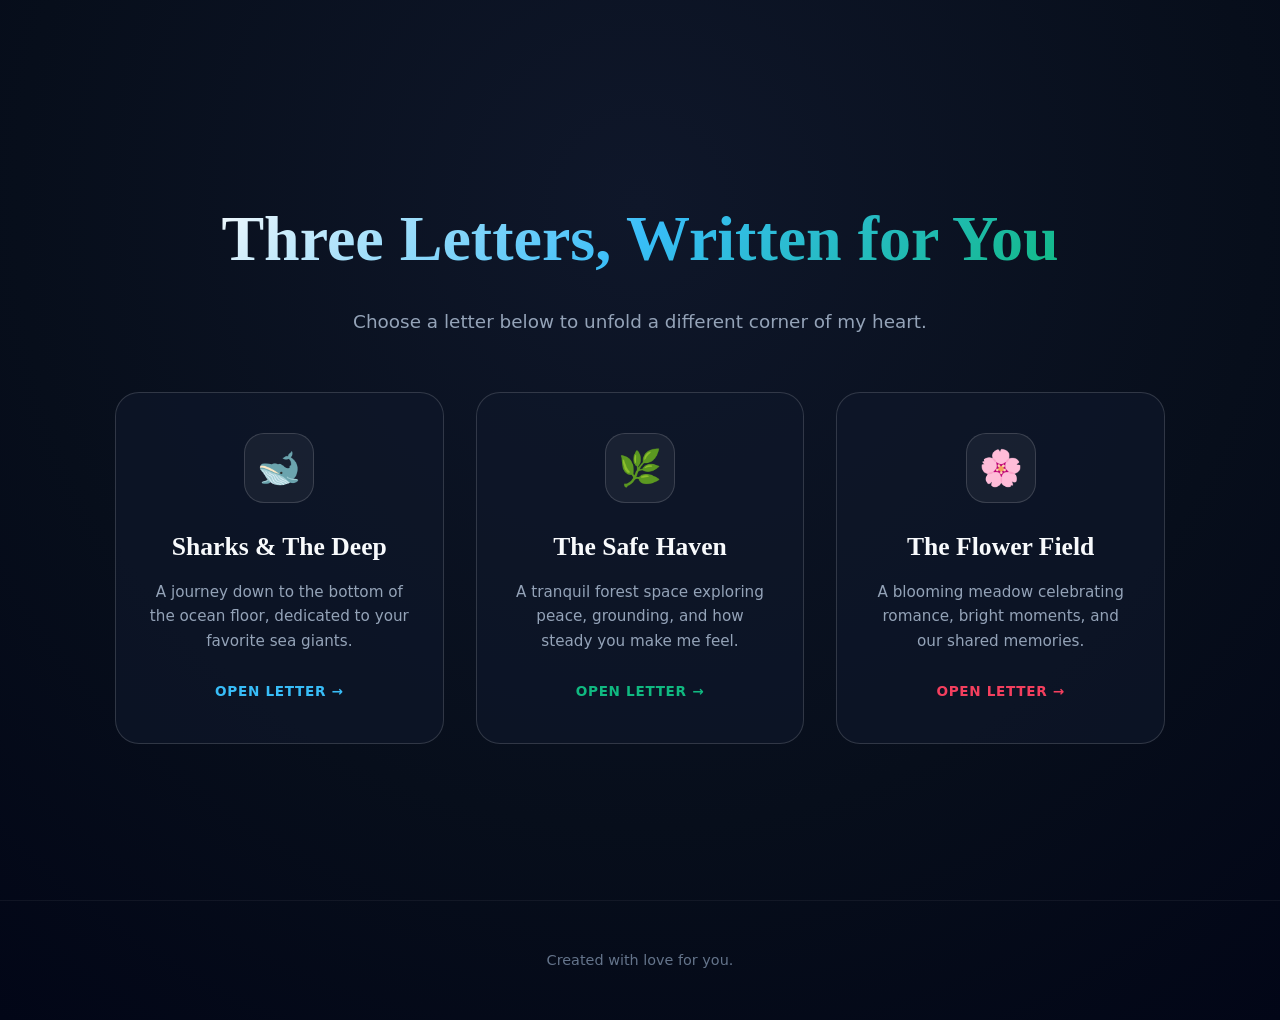
<file: three-letters-website/index.html>
<!DOCTYPE html>
<html lang="en">
<head>
    <meta charset="UTF-8">
    <meta name="viewport" content="width=device-width, initial-scale=1.0">
    <title>Three Letters for You 💌</title>
    <link rel="stylesheet" href="styles.css">
</head>
<body class="theme-hub">

    <div id="particle-container" class="particle-container"></div>

    <main class="hub-hero">
        <h1 class="hub-title">Three Letters, Written for You</h1>
        <p class="hub-subtitle">Choose a letter below to unfold a different corner of my heart.</p>

        <div class="letters-grid">
            <a href="ocean.html" class="letter-card card-ocean">
                <div class="card-icon-wrapper">🐋</div>
                <h2>Sharks & The Deep</h2>
                <p>A journey down to the bottom of the ocean floor, dedicated to your favorite sea giants.</p>
                <span class="card-btn">Open Letter →</span>
            </a>

            <a href="green.html" class="letter-card card-green">
                <div class="card-icon-wrapper">🌿</div>
                <h2>The Safe Haven</h2>
                <p>A tranquil forest space exploring peace, grounding, and how steady you make me feel.</p>
                <span class="card-btn">Open Letter →</span>
            </a>

            <a href="flowers.html" class="letter-card card-flowers">
                <div class="card-icon-wrapper">🌸</div>
                <h2>The Flower Field</h2>
                <p>A blooming meadow celebrating romance, bright moments, and our shared memories.</p>
                <span class="card-btn">Open Letter →</span>
            </a>
        </div>
    </main>

    <footer class="footer">
        <p>Created with love for you.</p>
    </footer>

    <script src="script.js"></script>
</body>
</html>
</file>
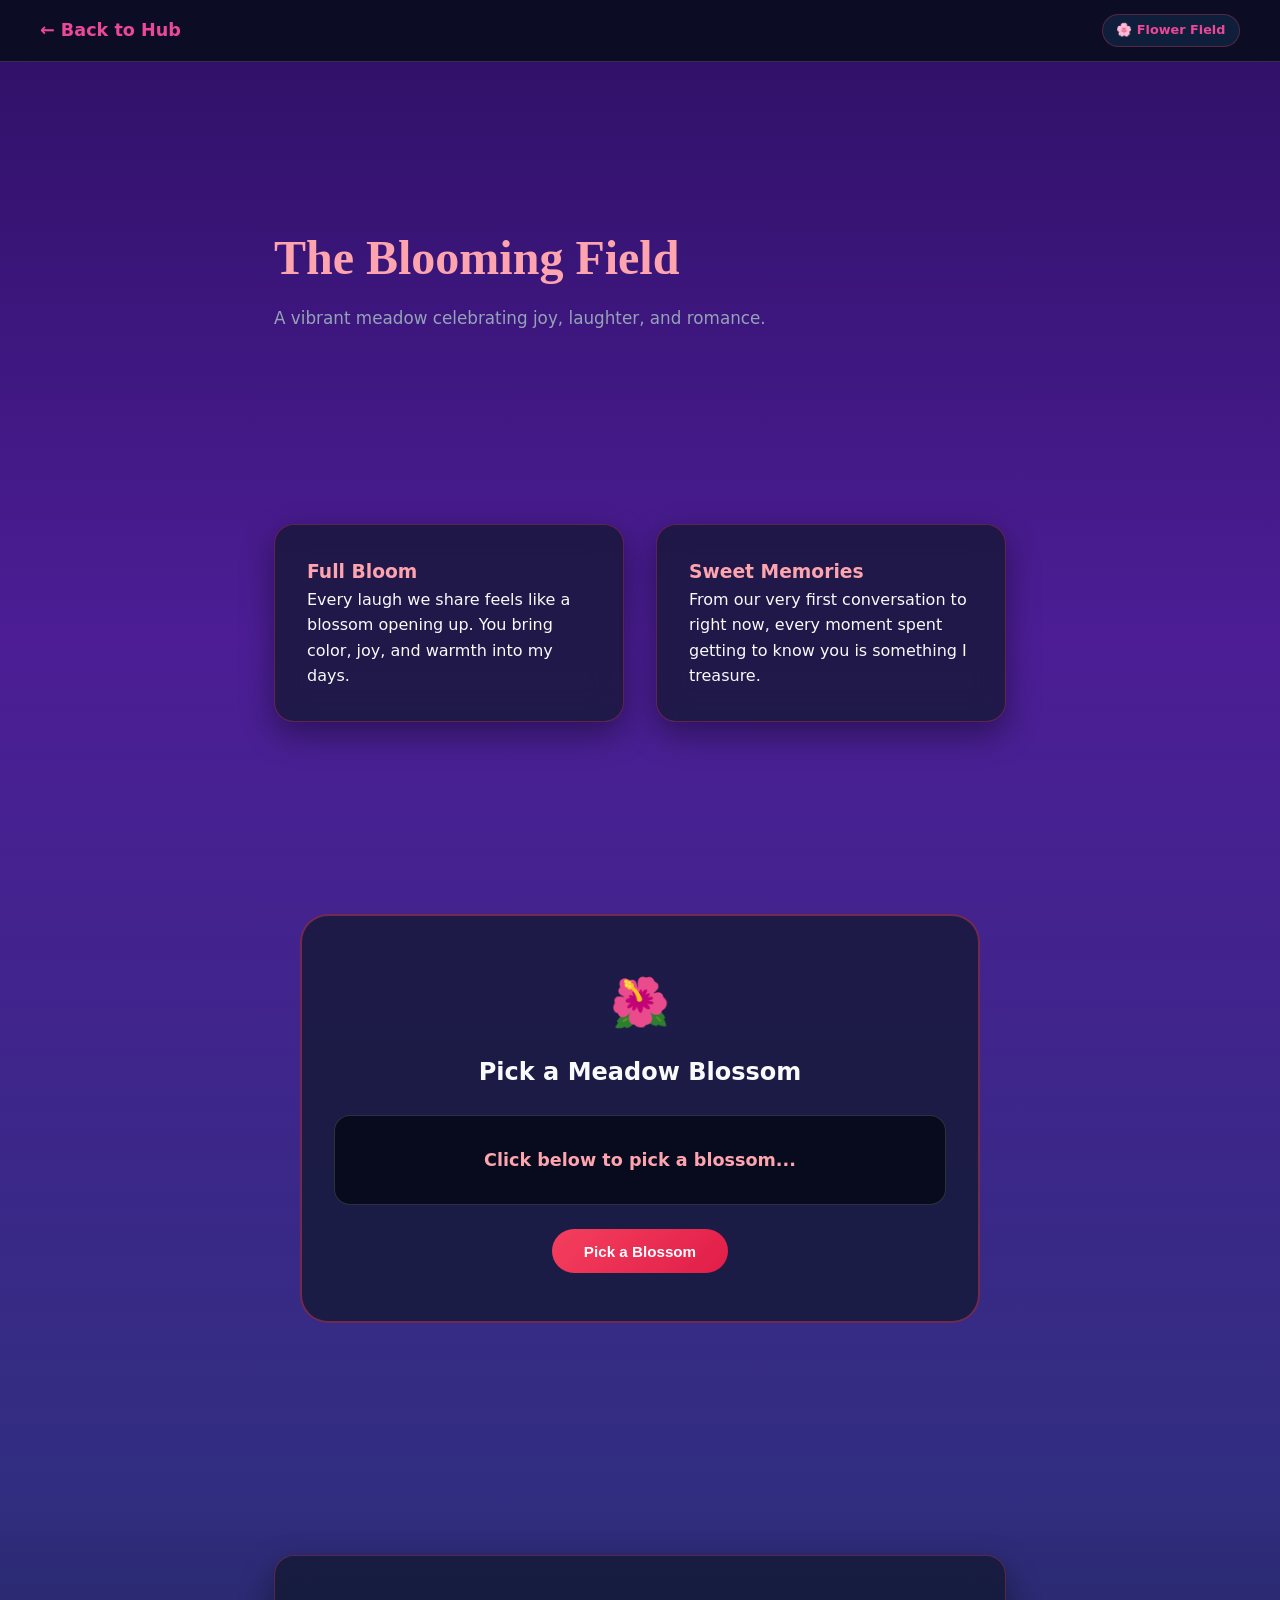
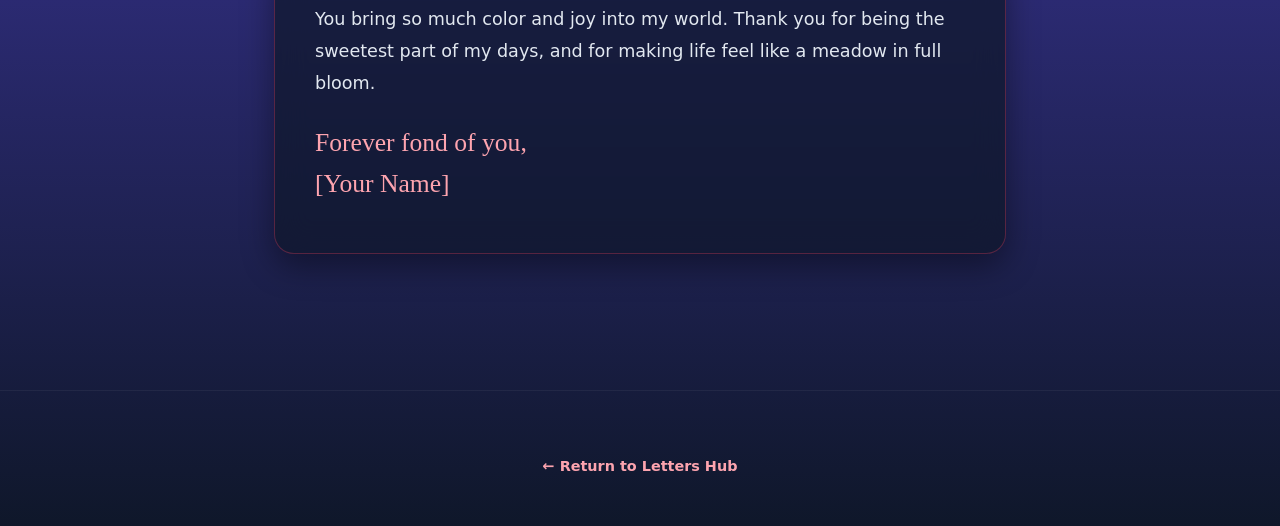
<file: three-letters-website/flowers.html>
<!DOCTYPE html>
<html lang="en">
<head>
    <meta charset="UTF-8">
    <meta name="viewport" content="width=device-width, initial-scale=1.0">
    <title>Letter 3: The Flower Field 🌸</title>
    <link rel="stylesheet" href="styles.css">
</head>
<body class="theme-flowers">

    <div id="particle-container" class="particle-container"></div>

    <header class="navbar">
        <div class="nav-container">
            <a href="index.html" class="nav-logo" style="color: var(--accent-pink);">← Back to Hub</a>
            <span class="depth-meter" style="color: var(--accent-pink); border-color: rgba(244, 63, 94, 0.3);">🌸 Flower Field</span>
        </div>
    </header>

    <main class="container container-narrow" style="padding-top: 7rem;">
        <section class="section text-center">
            <h1 class="section-title" style="color: #fda4af;">The Blooming Field</h1>
            <p class="section-desc">A vibrant meadow celebrating joy, laughter, and romance.</p>
        </section>

        <section class="section">
            <div class="cards-grid">
                <div class="glass-card" style="border-color: rgba(244, 63, 94, 0.3);">
                    <h3 style="color: #fda4af;">Full Bloom</h3>
                    <p>Every laugh we share feels like a blossom opening up. You bring color, joy, and warmth into my days.</p>
                </div>
                <div class="glass-card" style="border-color: rgba(244, 63, 94, 0.3);">
                    <h3 style="color: #fda4af;">Sweet Memories</h3>
                    <p>From our very first conversation to right now, every moment spent getting to know you is something I treasure.</p>
                </div>
            </div>
        </section>

        <section class="section">
            <div class="generator-box" style="border-color: rgba(244, 63, 94, 0.4);">
                <div class="gen-icon">🌺</div>
                <h2>Pick a Meadow Blossom</h2>
                <div id="note-display" class="note-display" style="color: #fda4af;"><span>Click below to pick a blossom...</span></div>
                <button onclick="generateNote('flowers')" class="btn btn-rose">Pick a Blossom</button>
            </div>
        </section>

        <section class="section text-center">
            <div class="letter-card-full glass-card" style="border-color: rgba(244, 63, 94, 0.3);">
                <p class="letter-body">You bring so much color and joy into my world. Thank you for being the sweetest part of my days, and for making life feel like a meadow in full bloom.</p>
                <div class="signature-name" style="color: #fda4af;">Forever fond of you, <br>[Your Name]</div>
            </div>
        </section>
    </main>

    <footer class="footer">
        <a href="index.html" class="back-hub" style="color: #fda4af;">← Return to Letters Hub</a>
    </footer>

    <script src="script.js"></script>
</body>
</html>
</file>
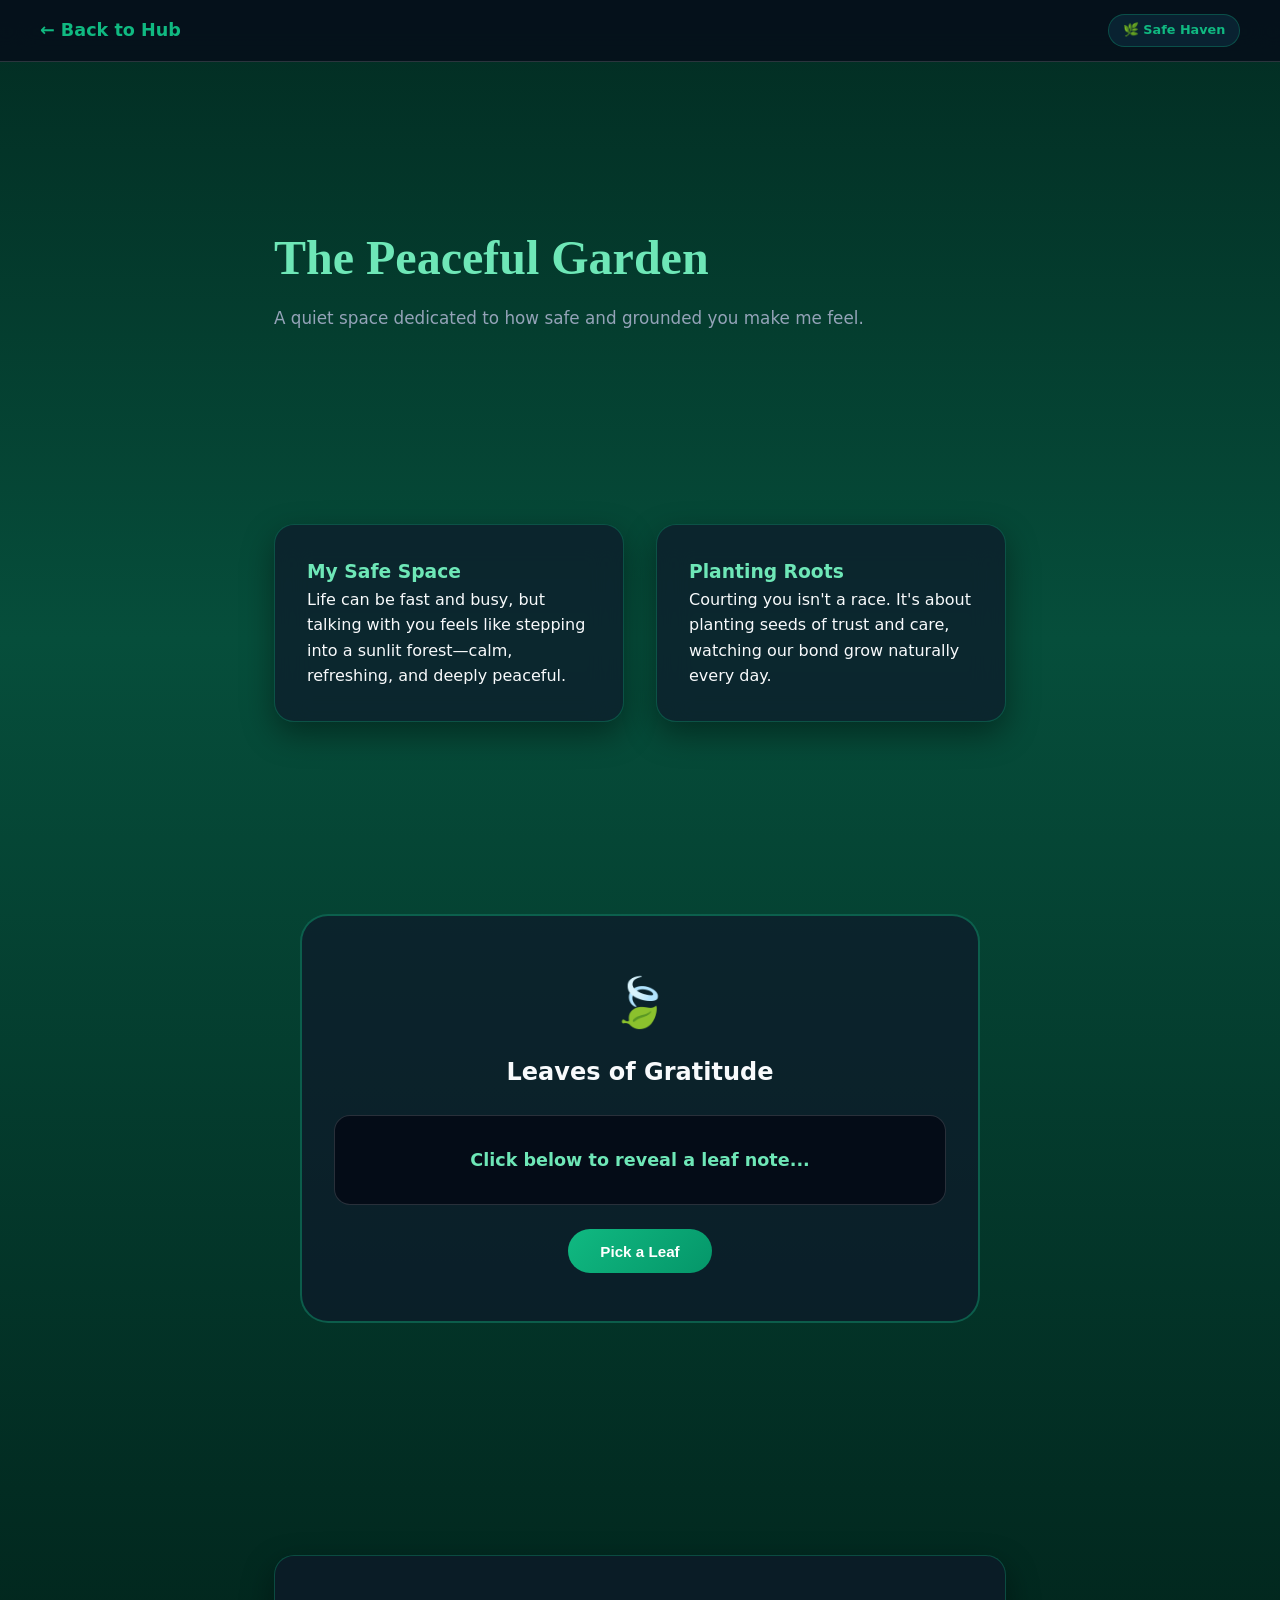
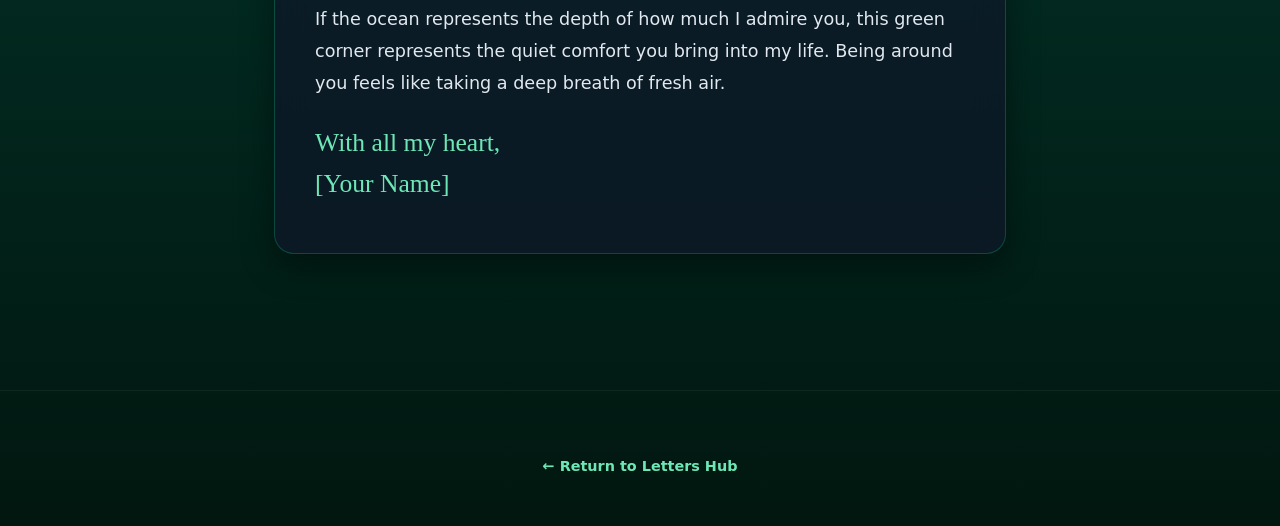
<file: three-letters-website/green.html>
<!DOCTYPE html>
<html lang="en">
<head>
    <meta charset="UTF-8">
    <meta name="viewport" content="width=device-width, initial-scale=1.0">
    <title>Letter 2: The Green Haven 🌿</title>
    <link rel="stylesheet" href="styles.css">
</head>
<body class="theme-green">

    <div id="particle-container" class="particle-container"></div>

    <header class="navbar">
        <div class="nav-container">
            <a href="index.html" class="nav-logo" style="color: var(--accent-green);">← Back to Hub</a>
            <span class="depth-meter" style="color: var(--accent-green); border-color: rgba(16, 185, 129, 0.3);">🌿 Safe Haven</span>
        </div>
    </header>

    <main class="container container-narrow" style="padding-top: 7rem;">
        <section class="section text-center">
            <h1 class="section-title" style="color: #6ee7b7;">The Peaceful Garden</h1>
            <p class="section-desc">A quiet space dedicated to how safe and grounded you make me feel.</p>
        </section>

        <section class="section">
            <div class="cards-grid">
                <div class="glass-card" style="border-color: rgba(16, 185, 129, 0.3);">
                    <h3 style="color: #6ee7b7;">My Safe Space</h3>
                    <p>Life can be fast and busy, but talking with you feels like stepping into a sunlit forest—calm, refreshing, and deeply peaceful.</p>
                </div>
                <div class="glass-card" style="border-color: rgba(16, 185, 129, 0.3);">
                    <h3 style="color: #6ee7b7;">Planting Roots</h3>
                    <p>Courting you isn't a race. It's about planting seeds of trust and care, watching our bond grow naturally every day.</p>
                </div>
            </div>
        </section>

        <section class="section">
            <div class="generator-box" style="border-color: rgba(16, 185, 129, 0.4);">
                <div class="gen-icon">🍃</div>
                <h2>Leaves of Gratitude</h2>
                <div id="note-display" class="note-display" style="color: #6ee7b7;"><span>Click below to reveal a leaf note...</span></div>
                <button onclick="generateNote('green')" class="btn btn-green">Pick a Leaf</button>
            </div>
        </section>

        <section class="section text-center">
            <div class="letter-card-full glass-card" style="border-color: rgba(16, 185, 129, 0.3);">
                <p class="letter-body">If the ocean represents the depth of how much I admire you, this green corner represents the quiet comfort you bring into my life. Being around you feels like taking a deep breath of fresh air.</p>
                <div class="signature-name" style="color: #6ee7b7;">With all my heart, <br>[Your Name]</div>
            </div>
        </section>
    </main>

    <footer class="footer">
        <a href="index.html" class="back-hub" style="color: #6ee7b7;">← Return to Letters Hub</a>
    </footer>

    <script src="script.js"></script>
</body>
</html>
</file>
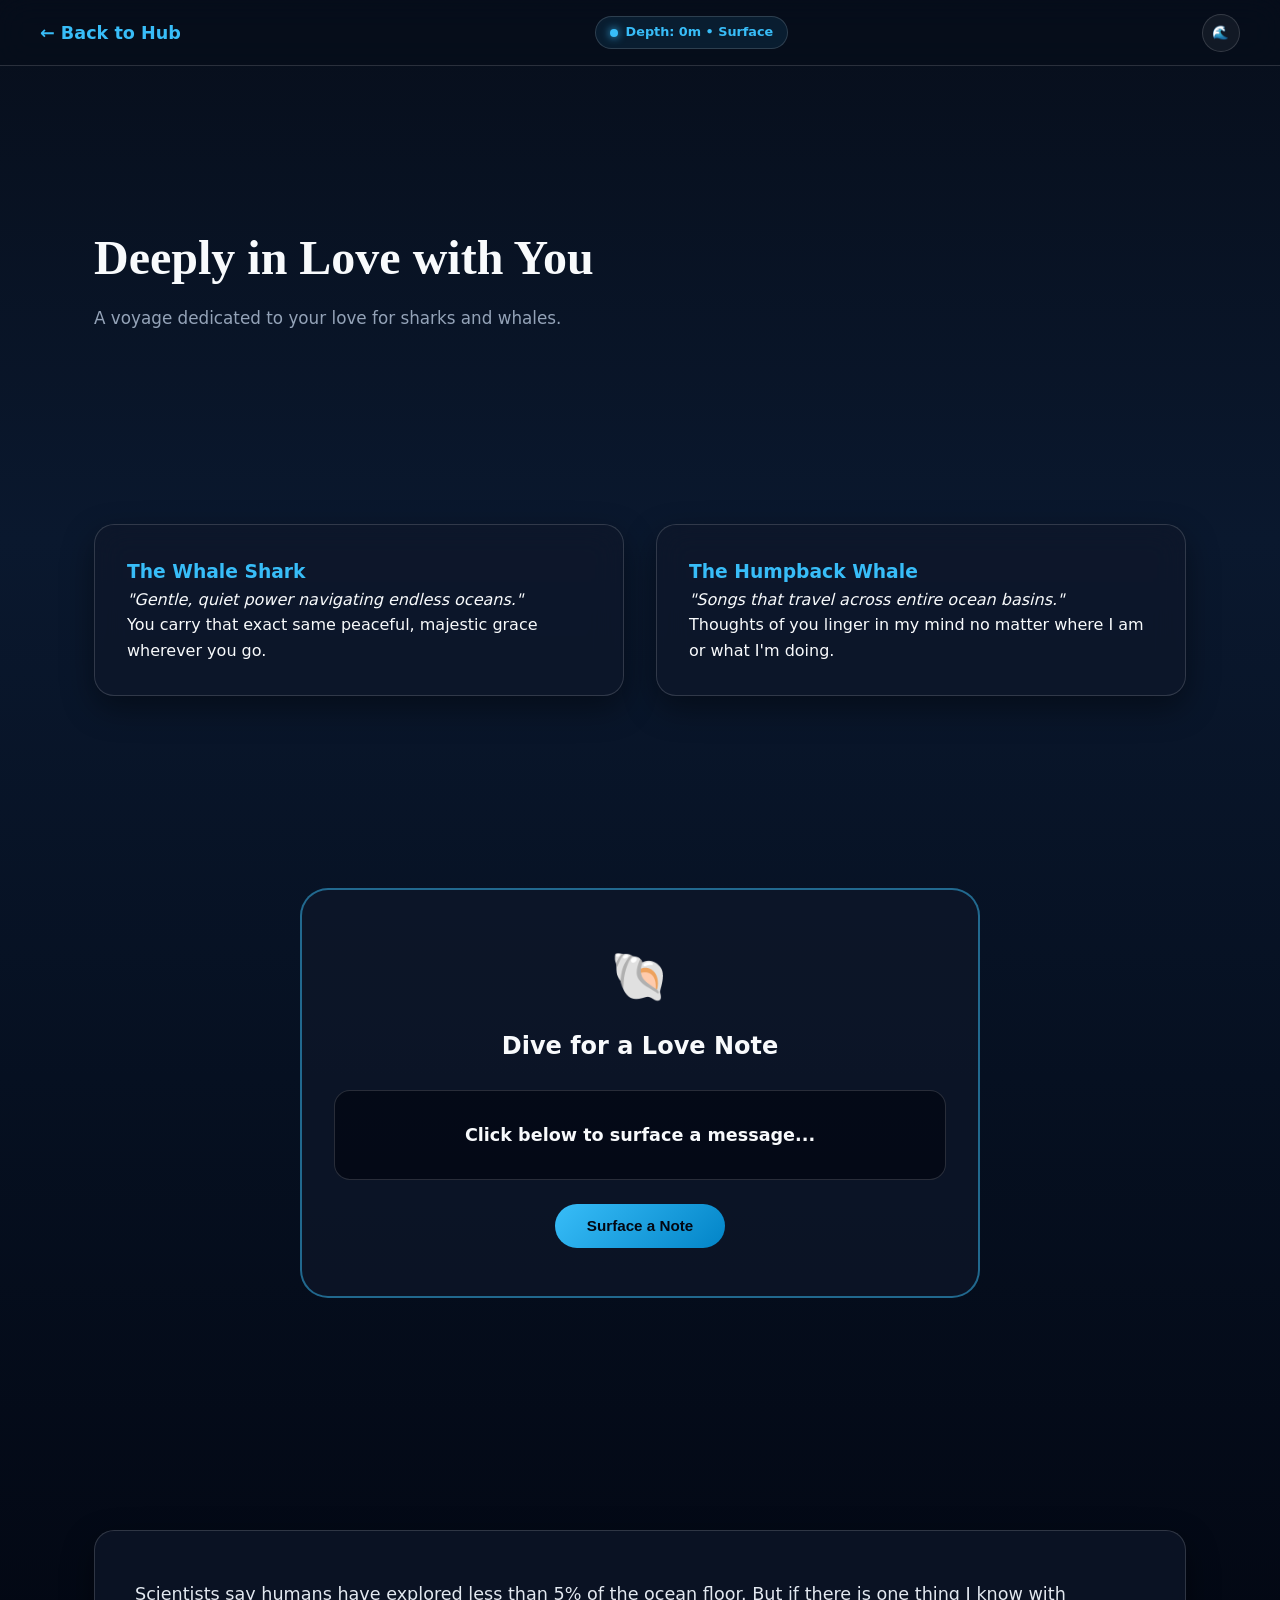
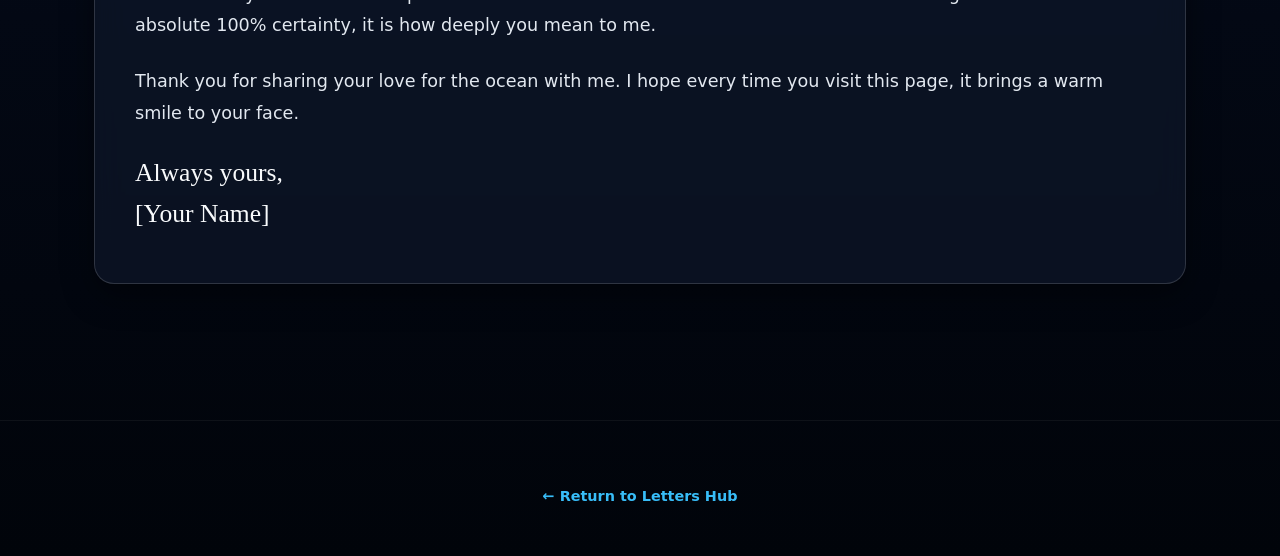
<file: three-letters-website/ocean.html>
<!DOCTYPE html>
<html lang="en">
<head>
    <meta charset="UTF-8">
    <meta name="viewport" content="width=device-width, initial-scale=1.0">
    <title>Letter 1: The Deep Ocean 🌊🐋</title>
    <link rel="stylesheet" href="styles.css">
</head>
<body class="theme-ocean">

    <div id="particle-container" class="particle-container"></div>

    <header class="navbar">
        <div class="nav-container">
            <a href="index.html" class="nav-logo">← Back to Hub</a>
            <div class="depth-meter"><span class="depth-dot"></span><span id="depth-text">Depth: 0m • Surface</span></div>
            <button id="sound-btn" class="sound-toggle" title="Toggle Soundscape">🌊</button>
        </div>
    </header>

    <main class="container" style="padding-top: 7rem;">
        <section id="surface" class="section text-center">
            <h1 class="section-title" style="font-size: 3rem;">Deeply in Love with You</h1>
            <p class="section-desc">A voyage dedicated to your love for sharks and whales.</p>
        </section>

        <section id="sanctuary" class="section">
            <div class="cards-grid">
                <div class="glass-card">
                    <h3 style="color: var(--accent-cyan);">The Whale Shark</h3>
                    <p><em>"Gentle, quiet power navigating endless oceans."</em><br>You carry that exact same peaceful, majestic grace wherever you go.</p>
                </div>
                <div class="glass-card">
                    <h3 style="color: var(--accent-cyan);">The Humpback Whale</h3>
                    <p><em>"Songs that travel across entire ocean basins."</em><br>Thoughts of you linger in my mind no matter where I am or what I'm doing.</p>
                </div>
            </div>
        </section>

        <section class="section">
            <div class="generator-box">
                <div class="gen-icon">🐚</div>
                <h2>Dive for a Love Note</h2>
                <div id="note-display" class="note-display"><span>Click below to surface a message...</span></div>
                <button onclick="generateNote('ocean')" class="btn btn-primary">Surface a Note</button>
            </div>
        </section>

        <section id="deep-letter" class="section text-center">
            <div class="letter-card-full glass-card">
                <p class="letter-body">Scientists say humans have explored less than 5% of the ocean floor. But if there is one thing I know with absolute 100% certainty, it is how deeply you mean to me.</p>
                <p class="letter-body">Thank you for sharing your love for the ocean with me. I hope every time you visit this page, it brings a warm smile to your face.</p>
                <div class="signature-name">Always yours, <br>[Your Name]</div>
            </div>
        </section>
    </main>

    <footer class="footer">
        <a href="index.html" class="back-hub">← Return to Letters Hub</a>
    </footer>

    <script src="script.js"></script>
</body>
</html>
</file>
<file: three-letters-website/styles.css>
:root {
    --bg-surface: #070e1b;
    --bg-twilight: #0a182e;
    --bg-midnight: #061021;
    --bg-abyssal: #030814;
    --bg-trench: #01040a;

    --accent-cyan: #38bdf8;
    --accent-teal: #14b8a6;
    --accent-green: #10b981;
    --accent-rose: #f43f5e;
    --accent-pink: #ec4899;

    --text-primary: #f8fafc;
    --text-secondary: #94a3b8;
    --text-muted: #64748b;

    --glass-bg: rgba(15, 23, 42, 0.7);
    --glass-border: rgba(255, 255, 255, 0.15);
    --glass-border-hover: rgba(56, 189, 248, 0.5);
    --glass-shadow: 0 12px 32px 0 rgba(0, 0, 0, 0.4);

    --font-heading: Georgia, serif;
    --font-body: system-ui, -apple-system, sans-serif;
    --transition-smooth: all 0.35s cubic-bezier(0.16, 1, 0.3, 1);
}

*, *::before, *::after {
    box-sizing: border-box;
    margin: 0;
    padding: 0;
}

html {
    scroll-behavior: smooth;
    font-family: var(--font-body);
    background-color: var(--bg-trench);
    color: var(--text-primary);
    line-height: 1.6;
    overflow-x: hidden;
}

body {
    position: relative;
    min-height: 100vh;
}

body.theme-hub {
    background: radial-gradient(circle at 50% 20%, #0f172a 0%, #070e1b 60%, #020617 100%);
}
body.theme-ocean {
    background: linear-gradient(180deg, var(--bg-surface) 0%, var(--bg-twilight) 25%, var(--bg-midnight) 50%, var(--bg-abyssal) 75%, var(--bg-trench) 100%);
}
body.theme-green {
    background: linear-gradient(180deg, #022c22 0%, #064e3b 30%, #022c22 70%, #011710 100%);
}
body.theme-flowers {
    background: linear-gradient(180deg, #2e1065 0%, #4c1d95 30%, #312e81 70%, #0f172a 100%);
}

.container {
    width: 100%;
    max-width: 1140px;
    margin: 0 auto;
    padding: 0 1.5rem;
}
.container-narrow { max-width: 780px; }

.particle-container {
    position: fixed;
    inset: 0;
    pointer-events: none;
    z-index: 1;
    overflow: hidden;
}

.particle {
    position: absolute;
    bottom: -30px;
    pointer-events: none;
    opacity: 0.6;
    animation: riseAndFloat 10s infinite linear;
}

.particle-bubble {
    background: radial-gradient(circle at 30% 30%, rgba(255, 255, 255, 0.8), rgba(56, 189, 248, 0.2));
    border-radius: 50%;
}
.particle-leaf {
    width: 14px; height: 14px;
    background: #10b981;
    border-radius: 0 70% 0 70%;
    transform: rotate(45deg);
}
.particle-petal {
    width: 12px; height: 16px;
    background: #f43f5e;
    border-radius: 50% 50% 50% 50% / 60% 60% 40% 40%;
}

@keyframes riseAndFloat {
    0% { transform: translateY(0) translateX(0) rotate(0deg); opacity: 0; }
    20% { opacity: 0.7; }
    80% { opacity: 0.5; }
    100% { transform: translateY(-110vh) translateX(50px) rotate(360deg); opacity: 0; }
}

.navbar {
    position: fixed;
    top: 0; left: 0; right: 0;
    z-index: 100;
    background: rgba(7, 14, 27, 0.85);
    backdrop-filter: blur(16px);
    border-bottom: 1px solid var(--glass-border);
    padding: 0.85rem 1.5rem;
}

.nav-container {
    max-width: 1200px;
    margin: 0 auto;
    display: flex;
    align-items: center;
    justify-content: space-between;
}

.nav-logo {
    display: flex;
    align-items: center;
    gap: 0.6rem;
    color: var(--accent-cyan);
    font-weight: 700;
    font-size: 1.1rem;
    text-decoration: none;
}

.depth-meter {
    display: flex;
    align-items: center;
    gap: 0.5rem;
    background: rgba(56, 189, 248, 0.1);
    border: 1px solid var(--glass-border);
    padding: 0.35rem 0.85rem;
    border-radius: 20px;
    font-size: 0.8rem;
    font-weight: 600;
    color: var(--accent-cyan);
}

.depth-dot {
    width: 8px; height: 8px;
    background: var(--accent-cyan);
    border-radius: 50%;
    box-shadow: 0 0 8px var(--accent-cyan);
}

.sound-toggle {
    background: rgba(255, 255, 255, 0.05);
    border: 1px solid var(--glass-border);
    color: var(--text-secondary);
    width: 38px; height: 38px;
    border-radius: 50%;
    display: flex; align-items: center; justify-content: center;
    cursor: pointer;
    transition: var(--transition-smooth);
}

.hub-hero {
    min-height: 100vh;
    display: flex;
    flex-direction: column;
    justify-content: center;
    align-items: center;
    padding: 6rem 1.5rem 4rem;
    text-align: center;
    position: relative;
    z-index: 2;
}

.hub-title {
    font-family: var(--font-heading);
    font-size: clamp(2.5rem, 5vw, 4.5rem);
    font-weight: 800;
    margin-bottom: 1rem;
    background: linear-gradient(135deg, #f8fafc 0%, #38bdf8 50%, #10b981 100%);
    -webkit-background-clip: text;
    -webkit-text-fill-color: transparent;
}

.hub-subtitle {
    color: var(--text-secondary);
    font-size: 1.15rem;
    max-width: 600px;
    margin-bottom: 3.5rem;
}

.letters-grid {
    display: grid;
    grid-template-columns: repeat(auto-fit, minmax(280px, 1fr));
    gap: 2rem;
    width: 100%;
    max-width: 1050px;
}

.letter-card {
    background: var(--glass-bg);
    border: 1px solid var(--glass-border);
    border-radius: 24px;
    padding: 2.5rem 2rem;
    text-decoration: none;
    color: var(--text-primary);
    display: flex;
    flex-direction: column;
    align-items: center;
    text-align: center;
    transition: var(--transition-smooth);
    position: relative;
    overflow: hidden;
}

.card-ocean { --card-accent: var(--accent-cyan); }
.card-green { --card-accent: var(--accent-green); }
.card-flowers { --card-accent: var(--accent-rose); }

.letter-card:hover {
    transform: translateY(-8px);
    border-color: var(--card-accent);
    box-shadow: 0 20px 40px -10px var(--card-accent);
}

.card-icon-wrapper {
    width: 70px; height: 70px;
    border-radius: 20px;
    background: rgba(255, 255, 255, 0.05);
    border: 1px solid var(--glass-border);
    display: flex; align-items: center; justify-content: center;
    font-size: 2.2rem;
    margin-bottom: 1.5rem;
}

.letter-card h2 {
    font-family: var(--font-heading);
    font-size: 1.6rem;
    margin-bottom: 0.75rem;
}

.letter-card p {
    color: var(--text-secondary);
    font-size: 0.95rem;
    line-height: 1.6;
    margin-bottom: 1.75rem;
}

.card-btn {
    font-size: 0.85rem;
    font-weight: 700;
    text-transform: uppercase;
    letter-spacing: 0.05em;
    color: var(--card-accent);
}

.section { padding: 6rem 0; position: relative; z-index: 2; }
.section-title {
    font-family: var(--font-heading);
    font-size: clamp(2rem, 4vw, 3rem); font-weight: 700;
    margin-top: 0.75rem; margin-bottom: 0.5rem;
}
.section-desc { color: var(--text-secondary); font-size: 1.05rem; }

.glass-card {
    background: var(--glass-bg);
    backdrop-filter: blur(16px);
    border: 1px solid var(--glass-border);
    border-radius: 20px; padding: 2rem;
    box-shadow: var(--glass-shadow);
    transition: var(--transition-smooth);
}

.cards-grid {
    display: grid; grid-template-columns: repeat(auto-fit, minmax(280px, 1fr)); gap: 2rem;
}

.generator-box {
    background: var(--glass-bg);
    border: 2px solid var(--glass-border-hover);
    border-radius: 28px; padding: 3rem 2rem; text-align: center; max-width: 680px; margin: 0 auto;
}
.gen-icon { font-size: 3rem; margin-bottom: 0.75rem; }
.note-display {
    min-height: 90px; background: rgba(3, 8, 20, 0.8);
    border: 1px solid var(--glass-border); border-radius: 16px; padding: 1.25rem 1.5rem;
    display: flex; align-items: center; justify-content: center;
    font-size: 1.1rem; font-weight: 600; color: var(--text-primary); margin: 1.5rem 0;
}

.btn {
    display: inline-flex; align-items: center; gap: 0.6rem;
    padding: 0.85rem 2rem; border-radius: 40px;
    font-size: 0.95rem; font-weight: 700; text-decoration: none;
    cursor: pointer; transition: var(--transition-smooth); border: none;
}
.btn-primary { background: linear-gradient(135deg, var(--accent-cyan), #0284c7); color: #030712; }
.btn-green { background: linear-gradient(135deg, #10b981, #059669); color: #ffffff; }
.btn-rose { background: linear-gradient(135deg, #f43f5e, #e11d48); color: #ffffff; }

.letter-card-full {
    position: relative; text-align: left; padding: 3rem 2.5rem; margin: 2.5rem 0;
}
.letter-body { font-size: 1.1rem; line-height: 1.8; color: #e2e8f0; margin-bottom: 1.5rem; }
.signature-name { font-family: var(--font-heading); font-size: 1.6rem; margin-top: 0.3rem; }

.footer { padding: 3rem 1.5rem; text-align: center; border-top: 1px solid rgba(255, 255, 255, 0.05); font-size: 0.9rem; color: var(--text-muted); }
.back-hub { display: inline-block; margin-top: 1rem; color: var(--accent-cyan); text-decoration: none; font-weight: 600; }
</file>
